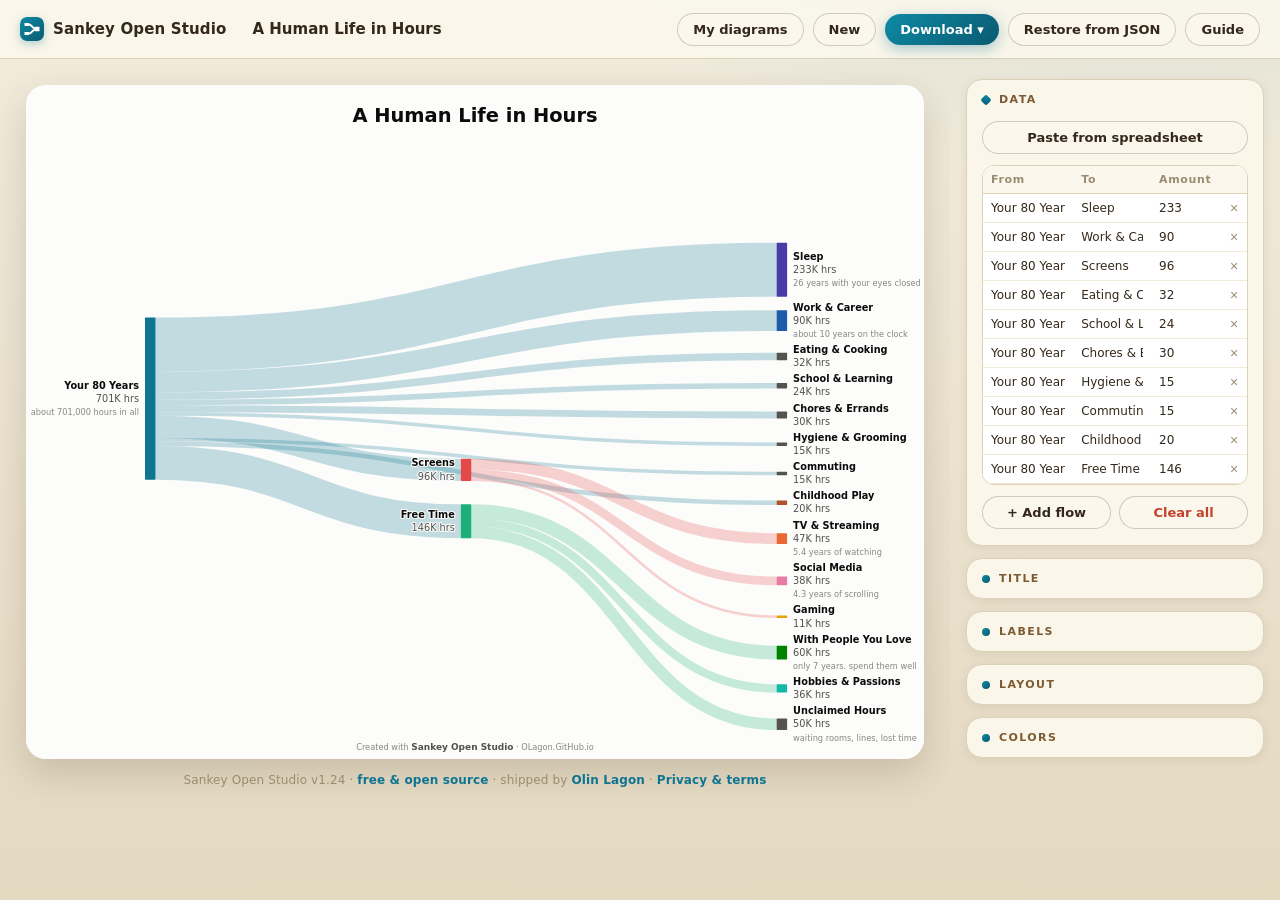
<file: index.html>
<!DOCTYPE html>
<html lang="en">
<head>
<meta charset="UTF-8">
<meta name="viewport" content="width=device-width, initial-scale=1.0">
<title>Sankey Open Studio</title>
<meta name="description" content="A free, open source sankey diagram builder. Runs entirely in your browser. No accounts, no servers, your data never leaves your computer.">
<link rel="stylesheet" href="style.css">
<!-- Google tag (gtag.js) — anonymous usage analytics only; diagram data never leaves the browser. See privacy.html -->
<script async src="https://www.googletagmanager.com/gtag/js?id=G-Y7K2NBKKDZ"></script>
<script>
  window.dataLayer = window.dataLayer || [];
  function gtag(){dataLayer.push(arguments);}
  gtag('js', new Date());
  gtag('config', 'G-Y7K2NBKKDZ');
</script>
<link rel="icon" href="data:image/svg+xml,%3Csvg xmlns='http://www.w3.org/2000/svg' viewBox='0 0 32 32'%3E%3Crect width='32' height='32' rx='6' fill='%230e7490'/%3E%3Cpath d='M6 8h6v4H6zM6 20h6v4H6zM20 13h6v6h-6z' fill='%23fff'/%3E%3Cpath d='M12 10c4 0 4 5 8 5M12 22c4 0 4-5 8-5' stroke='%23fff' stroke-width='2.5' fill='none'/%3E%3C/svg%3E">
</head>
<body>

<header class="topbar">
  <div class="brand" title="Sankey Open Studio">
    <svg width="24" height="24" viewBox="0 0 32 32" aria-hidden="true"><defs><linearGradient id="brandGrad" x1="0" y1="0" x2="1" y2="1"><stop offset="0" stop-color="#0e8aa5"/><stop offset="1" stop-color="#0a5a70"/></linearGradient></defs><rect width="32" height="32" rx="7" fill="url(#brandGrad)"/><path d="M6 8h6v4H6zM6 20h6v4H6zM20 13h6v6h-6z" fill="#fff"/><path d="M12 10c4 0 4 5 8 5M12 22c4 0 4-5 8-5" stroke="#fff" stroke-width="2.5" fill="none"/></svg>
    <span>Sankey Open Studio</span>
  </div>
  <input id="diagramName" class="name-input" type="text" aria-label="Diagram title" placeholder="Untitled diagram">
  <div class="topbar-actions">
    <button id="btnDiagrams" class="btn">My diagrams</button>
    <button id="btnNew" class="btn">New</button>
    <div class="menu-wrap">
      <button id="btnDownload" class="btn btn-primary" aria-haspopup="true" aria-expanded="false">Download &#9662;</button>
      <div class="menu" id="downloadMenu" hidden>
        <button data-export="svg">SVG image</button>
        <button data-export="png">PNG image</button>
        <button data-export="json">JSON backup</button>
      </div>
    </div>
    <label class="btn file-btn">Restore from JSON<input type="file" id="importFile" accept=".json,application/json"></label>
    <a class="btn" href="guide.html" target="_blank" rel="noopener">Guide</a>
  </div>
</header>

<main class="workspace">
  <section id="canvasWrap" class="canvas-wrap">
    <svg id="chart" role="img" aria-label="Sankey diagram"></svg>
    <div id="emptyHint" class="empty-hint" hidden>
      <p><strong>No data yet.</strong></p>
      <p>Use <em>Paste from spreadsheet</em> in the panel on the right,<br>or type flows into the table by hand.</p>
    </div>
    <div id="tooltip" class="tooltip" hidden></div>
    <p class="credit">Sankey Open Studio <span id="appVersion"></span> &middot; <a href="https://olagon.github.io/" target="_blank" rel="noopener">free &amp; open source</a> &middot; shipped by <a href="https://www.linkedin.com/in/olinlagon" target="_blank" rel="noopener">Olin Lagon</a> &middot; <a href="privacy.html" target="_blank" rel="noopener">Privacy &amp; terms</a></p>
  </section>

  <aside class="sidebar">

    <details class="panel" open>
      <summary>Data</summary>
      <div class="panel-body">
        <button id="btnPaste" class="btn btn-wide">Paste from spreadsheet</button>
        <div class="table-scroll">
          <table class="data-table" id="dataTable">
            <thead><tr><th>From</th><th>To</th><th>Amount</th><th></th></tr></thead>
            <tbody id="dataRows"></tbody>
          </table>
        </div>
        <div class="row-actions">
          <button id="btnAddRow" class="btn">+ Add flow</button>
          <button id="btnClearData" class="btn btn-danger-ghost">Clear all</button>
        </div>
      </div>
    </details>

    <details class="panel">
      <summary>Title</summary>
      <div class="panel-body">
        <label class="field checkbox"><input type="checkbox" id="setShowTitle"> Show title on the diagram</label>
        <label class="field">Title size <span id="titleSizeVal" class="val"></span>
          <input type="range" id="setTitleSize" min="14" max="48" step="1">
        </label>
        <div class="field">Title color
          <div class="swatches" id="tcSwatches"></div>
          <div class="swatch-row">
            <input type="color" id="setTitleColor" aria-label="Title color">
            <input type="text" id="tcHex" class="hex-input" placeholder="#0b0b0b" maxlength="7" spellcheck="false" aria-label="Title hex color">
          </div>
          <div class="recent-row" id="tcRecent" hidden>Recent <span class="swatches" id="tcRecentSwatches"></span></div>
        </div>
        <p class="hint">The title text is the diagram name at the top of the page.</p>
      </div>
    </details>

    <details class="panel">
      <summary>Labels</summary>
      <div class="panel-body">
        <label class="field">Font size <span id="fontSizeVal" class="val"></span>
          <input type="range" id="setFontSize" min="9" max="22" step="1">
        </label>
        <label class="field">Label position
          <select id="setLabelPos">
            <option value="outside">Outside the diagram</option>
            <option value="inside">Inside the diagram</option>
          </select>
        </label>
        <label class="field checkbox"><input type="checkbox" id="setShowValues"> Show amounts under labels</label>
        <label class="field checkbox"><input type="checkbox" id="setShowCredit"> Show "created with" credit in image</label>
        <label class="field">Decimal places
          <select id="setDecimals">
            <option value="auto">Auto</option>
            <option value="0">0</option>
            <option value="1">1</option>
            <option value="2">2</option>
          </select>
        </label>
        <div class="field-pair">
          <label class="field">Prefix <input type="text" id="setPrefix" placeholder="$" maxlength="6"></label>
          <label class="field">Suffix <input type="text" id="setSuffix" placeholder="M" maxlength="8"></label>
        </div>
      </div>
    </details>

    <details class="panel">
      <summary>Layout</summary>
      <div class="panel-body">
        <label class="field">Smart layout
          <select id="setLayoutMode">
            <option value="flow">Follow the flows (compact)</option>
            <option value="spread">Spread nodes evenly</option>
            <option value="sorted">Sort largest to smallest</option>
          </select>
        </label>
        <p class="hint">Picking a layout re-arranges everything fresh and clears dragged positions.</p>
        <label class="field">Canvas size
          <select id="setSize">
            <option value="720x450">Small (720 &times; 450)</option>
            <option value="960x600">Medium (960 &times; 600)</option>
            <option value="1200x750">Large (1200 &times; 750)</option>
            <option value="1440x900">Extra large (1440 &times; 900)</option>
          </select>
        </label>
        <label class="field">Node width <span id="nodeWidthVal" class="val"></span>
          <input type="range" id="setNodeWidth" min="4" max="40" step="1">
        </label>
        <label class="field">Node spacing <span id="nodePadVal" class="val"></span>
          <input type="range" id="setNodePad" min="4" max="60" step="1">
        </label>
        <label class="field">Flow opacity <span id="linkOpacityVal" class="val"></span>
          <input type="range" id="setLinkOpacity" min="0.1" max="1" step="0.05">
        </label>
        <label class="field">Combine small end nodes
          <select id="setGroupBelow">
            <option value="0">Off (show every node)</option>
            <option value="0.5">Below 0.5% of total</option>
            <option value="1">Below 1% of total</option>
            <option value="2">Below 2% of total</option>
            <option value="5">Below 5% of total</option>
          </select>
        </label>
        <p class="hint">Small sources or targets merge into an "Other Sources" or "Other Targets" node in the drawing. Your data table keeps every row.</p>
        <button id="btnResetLayout" class="btn btn-wide">Reset node positions</button>
        <p class="hint">Tip: drag any node on the diagram to move it.</p>
      </div>
    </details>

    <details class="panel">
      <summary>Colors</summary>
      <div class="panel-body">
        <div class="field">Color presets (click to color all nodes)
          <div class="palette-grid" id="paletteGrid"></div>
        </div>
        <div class="field">Default node color
          <div class="swatches" id="ncSwatches"></div>
          <div class="swatch-row">
            <input type="color" id="setNodeColor" aria-label="Default node color">
            <input type="text" id="ncHex" class="hex-input" placeholder="#55534f" maxlength="7" spellcheck="false" aria-label="Default node hex color">
          </div>
          <div class="recent-row" id="ncRecent" hidden>Recent <span class="swatches" id="ncRecentSwatches"></span></div>
        </div>
        <label class="field">Flow color
          <select id="setLinkColorMode">
            <option value="neutral">Neutral gray</option>
            <option value="source">Match source node</option>
            <option value="target">Match target node</option>
          </select>
        </label>
        <div class="row-actions">
          <button id="btnAutoColor" class="btn">Auto-color sources</button>
          <button id="btnResetColors" class="btn btn-danger-ghost">Reset colors</button>
        </div>
        <p class="hint">Click a node on the diagram to set its own color and text.</p>
      </div>
    </details>

  </aside>
</main>

<!-- My diagrams drawer -->
<div id="drawerBackdrop" class="backdrop" hidden></div>
<aside id="drawer" class="drawer" hidden aria-label="My diagrams">
  <div class="drawer-head">
    <h2>My diagrams</h2>
    <button id="btnCloseDrawer" class="btn icon-btn" aria-label="Close">&times;</button>
  </div>
  <p class="hint drawer-hint">Diagrams are saved in this browser automatically. Download a JSON backup to move one to another computer. New here? Read the <a href="guide.html" target="_blank" rel="noopener">how to guide</a>.</p>
  <ul id="diagramList" class="diagram-list"></ul>
  <button id="btnNewFromDrawer" class="btn btn-primary btn-wide">+ New diagram</button>
</aside>

<!-- Paste modal -->
<div id="pasteBackdrop" class="backdrop" hidden></div>
<div id="pasteModal" class="modal" hidden role="dialog" aria-label="Paste data">
  <div class="modal-head">
    <h2>Paste from a spreadsheet</h2>
    <button id="btnClosePaste" class="btn icon-btn" aria-label="Close">&times;</button>
  </div>
  <p class="hint">Copy three columns from Excel, Google Sheets, or a CSV file: <strong>From, To, Amount</strong>. A header row is fine, it will be skipped.</p>
  <textarea id="pasteArea" rows="10" spellcheck="false" placeholder="General Excise Tax&#9;State General Fund&#9;4930.4&#10;Individual Income Tax&#9;State General Fund&#9;2923.1&#10;State General Fund&#9;Public Schools&#9;2623.7"></textarea>
  <div class="modal-foot">
    <label class="field checkbox"><input type="radio" name="pasteMode" value="replace" checked> Replace current data</label>
    <label class="field checkbox"><input type="radio" name="pasteMode" value="append"> Add to current data</label>
    <button id="btnDoPaste" class="btn btn-primary">Import</button>
  </div>
</div>

<!-- Flow (link) editor popover -->
<div id="linkPopover" class="popover" hidden role="dialog" aria-label="Edit flow">
  <div class="popover-head">
    <strong id="lpTitle">Flow color</strong>
    <button id="btnCloseLinkPopover" class="btn icon-btn" aria-label="Close">&times;</button>
  </div>
  <div class="field">Color
    <div class="swatches" id="lpSwatches"></div>
    <div class="swatch-row">
      <input type="color" id="lpColor" aria-label="Custom flow color">
      <input type="text" id="lpHex" class="hex-input" placeholder="#0e7490" maxlength="7" spellcheck="false" aria-label="Hex color code">
    </div>
    <div class="recent-row" id="lpRecent" hidden>Recent <span class="swatches" id="lpRecentSwatches"></span></div>
  </div>
  <div class="row-actions">
    <button id="btnAutoLink" class="btn btn-danger-ghost">Automatic</button>
    <button id="btnDoneLinkPopover" class="btn btn-primary">Done</button>
  </div>
  <p class="hint">Automatic follows the Flow color setting in the Colors panel.</p>
</div>

<!-- Node editor popover -->
<div id="nodePopover" class="popover" hidden role="dialog" aria-label="Edit node">
  <div class="popover-head">
    <strong>Node settings</strong>
    <button id="btnClosePopover" class="btn icon-btn" aria-label="Close">&times;</button>
  </div>
  <label class="field">Display label (a | forces a line break)
    <input type="text" id="npLabel">
  </label>
  <div class="field">Color
    <div class="swatches" id="npSwatches"></div>
    <div class="swatch-row">
      <input type="color" id="npColor" aria-label="Custom color">
      <input type="text" id="npHex" class="hex-input" placeholder="#0e7490" maxlength="7" spellcheck="false" aria-label="Hex color code">
    </div>
    <div class="recent-row" id="npRecent" hidden>Recent <span class="swatches" id="npRecentSwatches"></span></div>
  </div>
  <label class="field">Second line (blank = amount)
    <input type="text" id="npLine2" placeholder="">
  </label>
  <label class="field">Third line (optional)
    <input type="text" id="npLine3" placeholder="e.g. up 4% from last year">
  </label>
  <div class="row-actions">
    <button id="btnResetNode" class="btn btn-danger-ghost">Reset node</button>
    <button id="btnDonePopover" class="btn btn-primary">Done</button>
  </div>
</div>

<script src="app.js"></script>
</body>
</html>
</file>
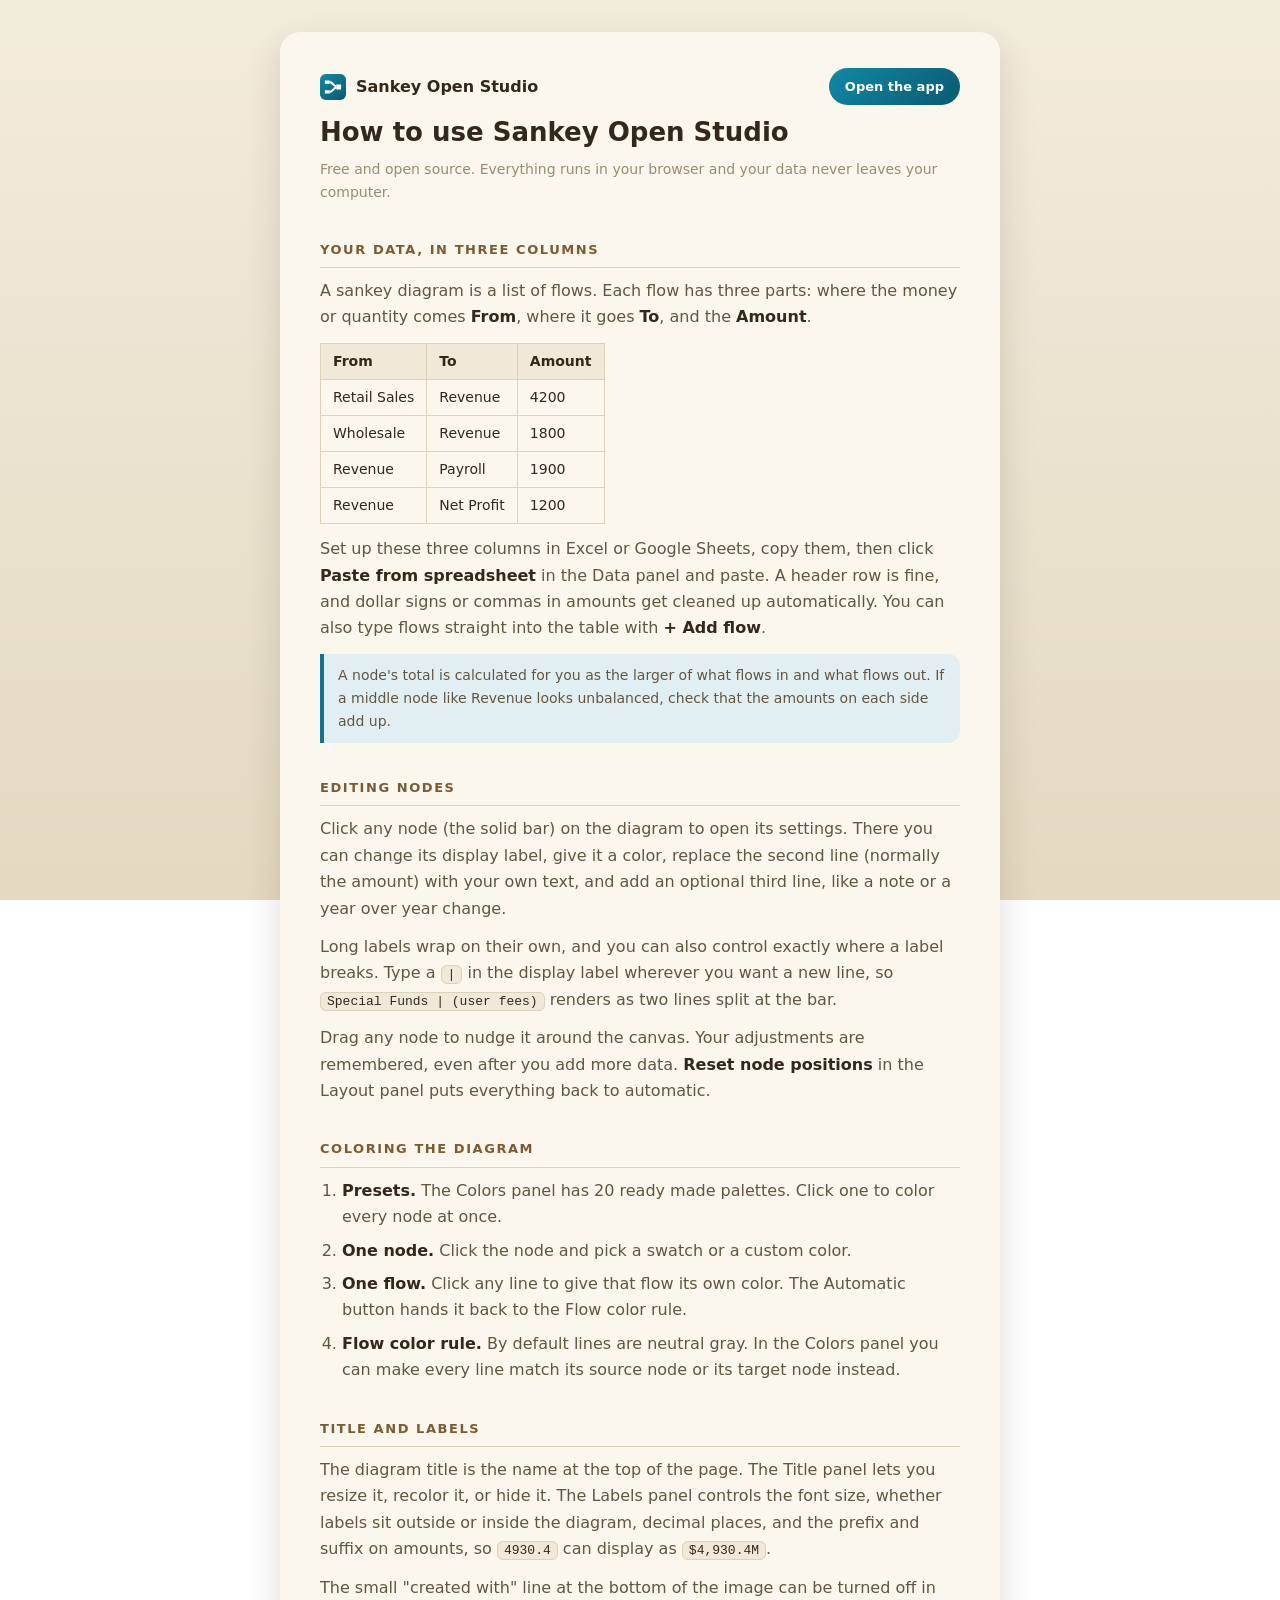
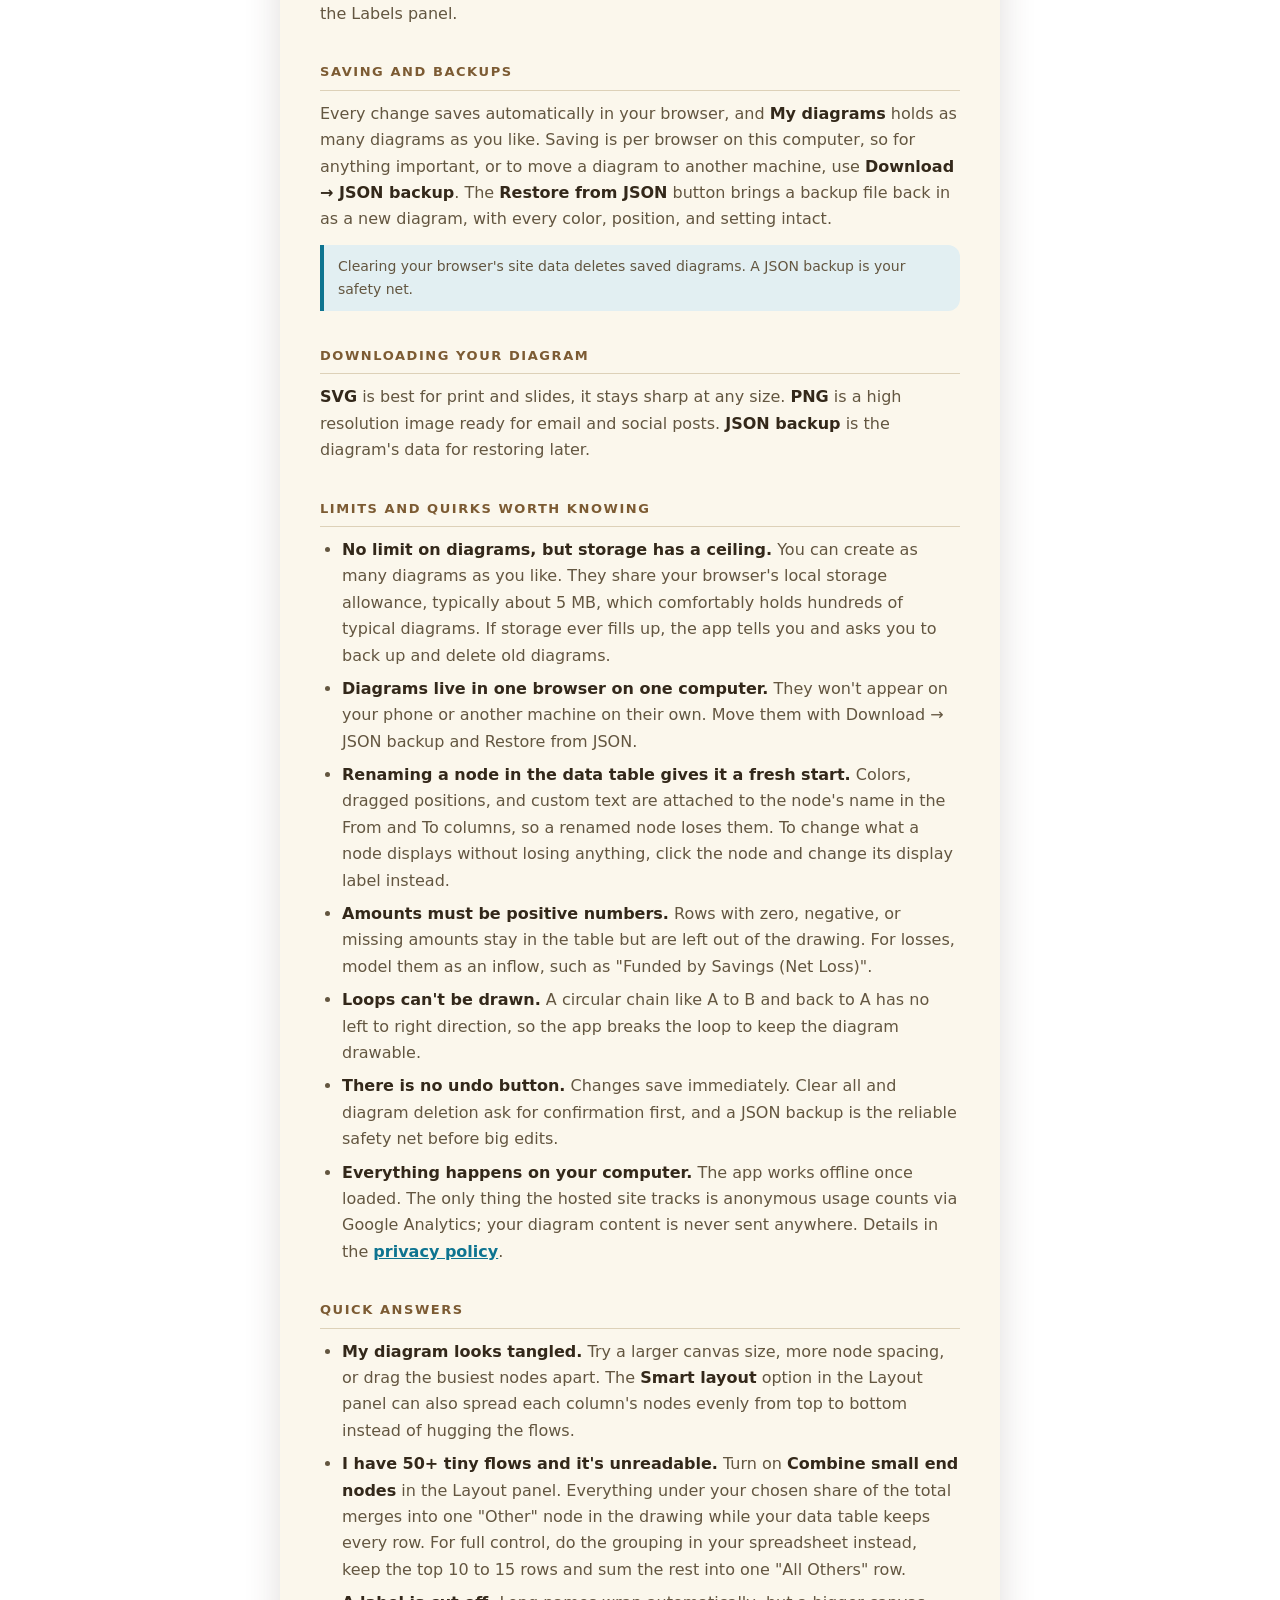
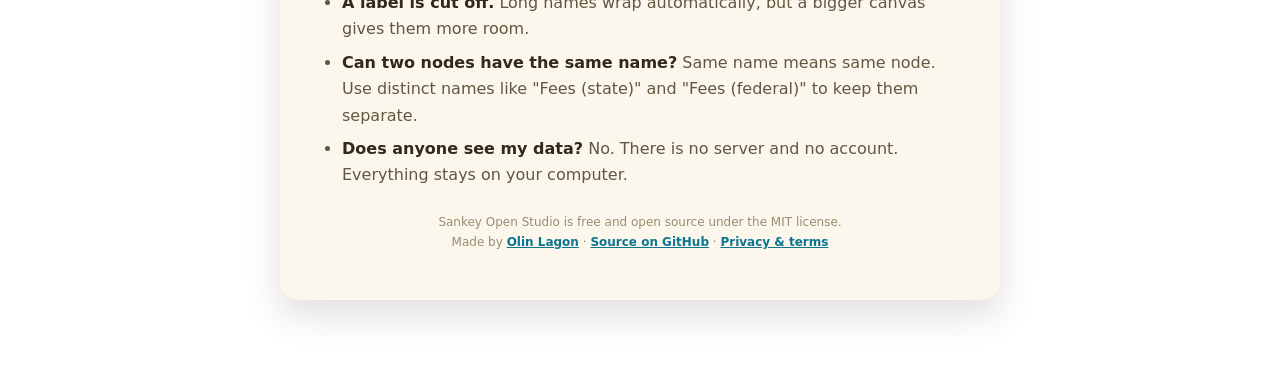
<file: guide.html>
<!DOCTYPE html>
<html lang="en">
<head>
<meta charset="UTF-8">
<meta name="viewport" content="width=device-width, initial-scale=1.0">
<title>How to use Sankey Open Studio</title>
<meta name="description" content="A simple guide to building sankey diagrams with Sankey Open Studio.">
<link rel="icon" href="data:image/svg+xml,%3Csvg xmlns='http://www.w3.org/2000/svg' viewBox='0 0 32 32'%3E%3Crect width='32' height='32' rx='6' fill='%230e7490'/%3E%3Cpath d='M6 8h6v4H6zM6 20h6v4H6zM20 13h6v6h-6z' fill='%23fff'/%3E%3Cpath d='M12 10c4 0 4 5 8 5M12 22c4 0 4-5 8-5' stroke='%23fff' stroke-width='2.5' fill='none'/%3E%3C/svg%3E">
<!-- Google tag (gtag.js) -->
<script async src="https://www.googletagmanager.com/gtag/js?id=G-Y7K2NBKKDZ"></script>
<script>
  window.dataLayer = window.dataLayer || [];
  function gtag(){dataLayer.push(arguments);}
  gtag('js', new Date());
  gtag('config', 'G-Y7K2NBKKDZ');
</script>
<style>
  :root {
    --page: #ede5d3;
    --surface: #fbf7ec;
    --ink: #33281a;
    --ink-2: #635640;
    --muted: #9a8c70;
    --accent: #0e7490;
    --accent-deep: #0a5a70;
    --hairline: #ddd1b8;
  }
  * { box-sizing: border-box; }
  body {
    margin: 0;
    font-family: system-ui, -apple-system, "Segoe UI", sans-serif;
    color: var(--ink);
    background: linear-gradient(180deg, #f2ecdd, #e4d9c1);
    background-attachment: fixed;
    line-height: 1.65;
  }
  .wrap { max-width: 760px; margin: 0 auto; padding: 32px 20px 80px; }
  .card {
    background: var(--surface);
    border-radius: 20px;
    box-shadow: 0 14px 36px rgba(61, 44, 30, 0.16);
    padding: 36px 40px;
  }
  @media (max-width: 600px) { .card { padding: 24px 20px; } }
  .top { display: flex; align-items: center; gap: 10px; margin-bottom: 4px; }
  .top a.back {
    margin-left: auto;
    font-size: 13px;
    font-weight: 700;
    color: #fff;
    background: linear-gradient(135deg, #0e8aa5, #0a5a70);
    text-decoration: none;
    padding: 8px 16px;
    border-radius: 999px;
  }
  h1 { font-size: 26px; margin: 6px 0 4px; }
  .sub { color: var(--muted); font-size: 14px; margin: 0 0 22px; }
  h2 {
    font-size: 13px;
    text-transform: uppercase;
    letter-spacing: 0.12em;
    color: #7c5b33;
    border-bottom: 1px solid var(--hairline);
    padding-bottom: 7px;
    margin: 34px 0 10px;
  }
  p { margin: 0 0 12px; color: var(--ink-2); }
  p strong, li strong { color: var(--ink); }
  ol, ul { margin: 0 0 12px; padding-left: 22px; color: var(--ink-2); }
  li { margin-bottom: 7px; }
  code {
    background: #f0e9d8;
    border: 1px solid var(--hairline);
    border-radius: 6px;
    padding: 1px 6px;
    font-size: 13px;
    color: var(--ink);
  }
  table { border-collapse: collapse; margin: 0 0 12px; font-size: 14px; }
  th, td { border: 1px solid var(--hairline); padding: 6px 12px; text-align: left; }
  th { background: #f0e9d8; }
  a { color: var(--accent); font-weight: 600; }
  .tip {
    background: #e2eff2;
    border-left: 4px solid var(--accent);
    border-radius: 0 12px 12px 0;
    padding: 10px 14px;
    margin: 0 0 12px;
    color: var(--ink-2);
    font-size: 14px;
  }
  .foot { text-align: center; color: var(--muted); font-size: 12px; margin-top: 24px; }
  .foot a { color: var(--accent); }
</style>
</head>
<body>
<div class="wrap">
  <div class="card">
    <div class="top">
      <svg width="26" height="26" viewBox="0 0 32 32" aria-hidden="true"><defs><linearGradient id="g" x1="0" y1="0" x2="1" y2="1"><stop offset="0" stop-color="#0e8aa5"/><stop offset="1" stop-color="#0a5a70"/></linearGradient></defs><rect width="32" height="32" rx="7" fill="url(#g)"/><path d="M6 8h6v4H6zM6 20h6v4H6zM20 13h6v6h-6z" fill="#fff"/><path d="M12 10c4 0 4 5 8 5M12 22c4 0 4-5 8-5" stroke="#fff" stroke-width="2.5" fill="none"/></svg>
      <strong>Sankey Open Studio</strong>
      <a class="back" href="index.html">Open the app</a>
    </div>
    <h1>How to use Sankey Open Studio</h1>
    <p class="sub">Free and open source. Everything runs in your browser and your data never leaves your computer.</p>

    <h2>Your data, in three columns</h2>
    <p>A sankey diagram is a list of flows. Each flow has three parts: where the money or quantity comes <strong>From</strong>, where it goes <strong>To</strong>, and the <strong>Amount</strong>.</p>
    <table>
      <tr><th>From</th><th>To</th><th>Amount</th></tr>
      <tr><td>Retail Sales</td><td>Revenue</td><td>4200</td></tr>
      <tr><td>Wholesale</td><td>Revenue</td><td>1800</td></tr>
      <tr><td>Revenue</td><td>Payroll</td><td>1900</td></tr>
      <tr><td>Revenue</td><td>Net Profit</td><td>1200</td></tr>
    </table>
    <p>Set up these three columns in Excel or Google Sheets, copy them, then click <strong>Paste from spreadsheet</strong> in the Data panel and paste. A header row is fine, and dollar signs or commas in amounts get cleaned up automatically. You can also type flows straight into the table with <strong>+ Add flow</strong>.</p>
    <div class="tip">A node's total is calculated for you as the larger of what flows in and what flows out. If a middle node like Revenue looks unbalanced, check that the amounts on each side add up.</div>

    <h2>Editing nodes</h2>
    <p>Click any node (the solid bar) on the diagram to open its settings. There you can change its display label, give it a color, replace the second line (normally the amount) with your own text, and add an optional third line, like a note or a year over year change.</p>
    <p>Long labels wrap on their own, and you can also control exactly where a label breaks. Type a <code>|</code> in the display label wherever you want a new line, so <code>Special Funds | (user fees)</code> renders as two lines split at the bar.</p>
    <p>Drag any node to nudge it around the canvas. Your adjustments are remembered, even after you add more data. <strong>Reset node positions</strong> in the Layout panel puts everything back to automatic.</p>

    <h2>Coloring the diagram</h2>
    <ol>
      <li><strong>Presets.</strong> The Colors panel has 20 ready made palettes. Click one to color every node at once.</li>
      <li><strong>One node.</strong> Click the node and pick a swatch or a custom color.</li>
      <li><strong>One flow.</strong> Click any line to give that flow its own color. The Automatic button hands it back to the Flow color rule.</li>
      <li><strong>Flow color rule.</strong> By default lines are neutral gray. In the Colors panel you can make every line match its source node or its target node instead.</li>
    </ol>

    <h2>Title and labels</h2>
    <p>The diagram title is the name at the top of the page. The Title panel lets you resize it, recolor it, or hide it. The Labels panel controls the font size, whether labels sit outside or inside the diagram, decimal places, and the prefix and suffix on amounts, so <code>4930.4</code> can display as <code>$4,930.4M</code>.</p>
    <p>The small "created with" line at the bottom of the image can be turned off in the Labels panel.</p>

    <h2>Saving and backups</h2>
    <p>Every change saves automatically in your browser, and <strong>My diagrams</strong> holds as many diagrams as you like. Saving is per browser on this computer, so for anything important, or to move a diagram to another machine, use <strong>Download → JSON backup</strong>. The <strong>Restore from JSON</strong> button brings a backup file back in as a new diagram, with every color, position, and setting intact.</p>
    <div class="tip">Clearing your browser's site data deletes saved diagrams. A JSON backup is your safety net.</div>

    <h2>Downloading your diagram</h2>
    <p><strong>SVG</strong> is best for print and slides, it stays sharp at any size. <strong>PNG</strong> is a high resolution image ready for email and social posts. <strong>JSON backup</strong> is the diagram's data for restoring later.</p>

    <h2>Limits and quirks worth knowing</h2>
    <ul>
      <li><strong>No limit on diagrams, but storage has a ceiling.</strong> You can create as many diagrams as you like. They share your browser's local storage allowance, typically about 5 MB, which comfortably holds hundreds of typical diagrams. If storage ever fills up, the app tells you and asks you to back up and delete old diagrams.</li>
      <li><strong>Diagrams live in one browser on one computer.</strong> They won't appear on your phone or another machine on their own. Move them with Download → JSON backup and Restore from JSON.</li>
      <li><strong>Renaming a node in the data table gives it a fresh start.</strong> Colors, dragged positions, and custom text are attached to the node's name in the From and To columns, so a renamed node loses them. To change what a node displays without losing anything, click the node and change its display label instead.</li>
      <li><strong>Amounts must be positive numbers.</strong> Rows with zero, negative, or missing amounts stay in the table but are left out of the drawing. For losses, model them as an inflow, such as "Funded by Savings (Net Loss)".</li>
      <li><strong>Loops can't be drawn.</strong> A circular chain like A to B and back to A has no left to right direction, so the app breaks the loop to keep the diagram drawable.</li>
      <li><strong>There is no undo button.</strong> Changes save immediately. Clear all and diagram deletion ask for confirmation first, and a JSON backup is the reliable safety net before big edits.</li>
      <li><strong>Everything happens on your computer.</strong> The app works offline once loaded. The only thing the hosted site tracks is anonymous usage counts via Google Analytics; your diagram content is never sent anywhere. Details in the <a href="privacy.html">privacy policy</a>.</li>
    </ul>

    <h2>Quick answers</h2>
    <ul>
      <li><strong>My diagram looks tangled.</strong> Try a larger canvas size, more node spacing, or drag the busiest nodes apart. The <strong>Smart layout</strong> option in the Layout panel can also spread each column's nodes evenly from top to bottom instead of hugging the flows.</li>
      <li><strong>I have 50+ tiny flows and it's unreadable.</strong> Turn on <strong>Combine small end nodes</strong> in the Layout panel. Everything under your chosen share of the total merges into one "Other" node in the drawing while your data table keeps every row. For full control, do the grouping in your spreadsheet instead, keep the top 10 to 15 rows and sum the rest into one "All Others" row.</li>
      <li><strong>A label is cut off.</strong> Long names wrap automatically, but a bigger canvas gives them more room.</li>
      <li><strong>Can two nodes have the same name?</strong> Same name means same node. Use distinct names like "Fees (state)" and "Fees (federal)" to keep them separate.</li>
      <li><strong>Does anyone see my data?</strong> No. There is no server and no account. Everything stays on your computer.</li>
    </ul>

    <p class="foot">Sankey Open Studio is free and open source under the MIT license.<br>Made by <a href="https://www.linkedin.com/in/olinlagon" target="_blank" rel="noopener">Olin Lagon</a> · <a href="https://github.com/olagon/sankey_open_studio" target="_blank" rel="noopener">Source on GitHub</a> · <a href="privacy.html">Privacy &amp; terms</a></p>
  </div>
</div>
</body>
</html>
</file>
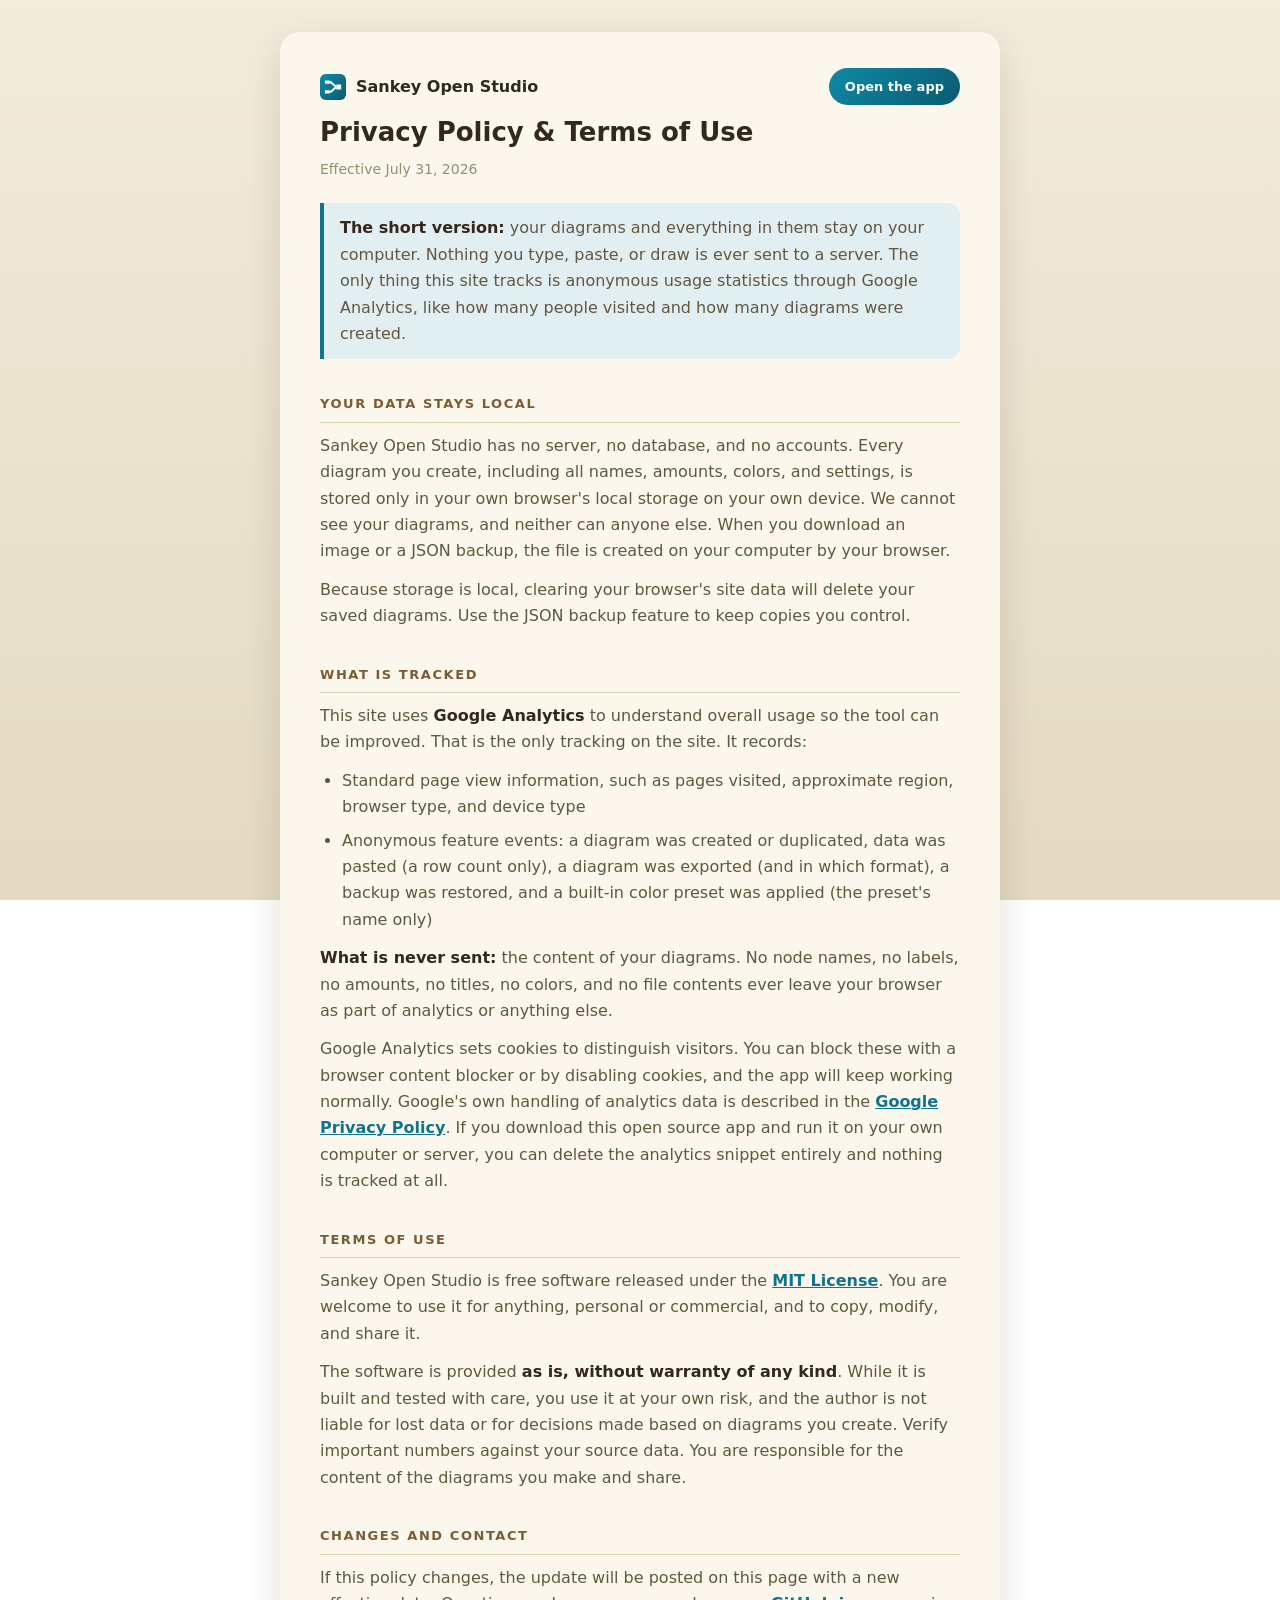
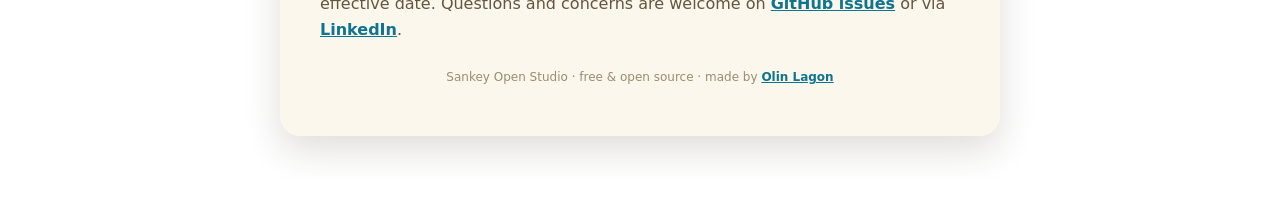
<file: privacy.html>
<!DOCTYPE html>
<html lang="en">
<head>
<meta charset="UTF-8">
<meta name="viewport" content="width=device-width, initial-scale=1.0">
<title>Privacy &amp; Terms — Sankey Open Studio</title>
<meta name="description" content="Privacy policy and terms of use for Sankey Open Studio. Your diagram data stays on your computer.">
<link rel="icon" href="data:image/svg+xml,%3Csvg xmlns='http://www.w3.org/2000/svg' viewBox='0 0 32 32'%3E%3Crect width='32' height='32' rx='6' fill='%230e7490'/%3E%3Cpath d='M6 8h6v4H6zM6 20h6v4H6zM20 13h6v6h-6z' fill='%23fff'/%3E%3Cpath d='M12 10c4 0 4 5 8 5M12 22c4 0 4-5 8-5' stroke='%23fff' stroke-width='2.5' fill='none'/%3E%3C/svg%3E">
<!-- Google tag (gtag.js) -->
<script async src="https://www.googletagmanager.com/gtag/js?id=G-Y7K2NBKKDZ"></script>
<script>
  window.dataLayer = window.dataLayer || [];
  function gtag(){dataLayer.push(arguments);}
  gtag('js', new Date());
  gtag('config', 'G-Y7K2NBKKDZ');
</script>
<style>
  :root {
    --page: #ede5d3;
    --surface: #fbf7ec;
    --ink: #33281a;
    --ink-2: #635640;
    --muted: #9a8c70;
    --accent: #0e7490;
    --hairline: #ddd1b8;
  }
  * { box-sizing: border-box; }
  body {
    margin: 0;
    font-family: system-ui, -apple-system, "Segoe UI", sans-serif;
    color: var(--ink);
    background: linear-gradient(180deg, #f2ecdd, #e4d9c1);
    background-attachment: fixed;
    line-height: 1.65;
  }
  .wrap { max-width: 760px; margin: 0 auto; padding: 32px 20px 80px; }
  .card {
    background: var(--surface);
    border-radius: 20px;
    box-shadow: 0 14px 36px rgba(61, 44, 30, 0.16);
    padding: 36px 40px;
  }
  @media (max-width: 600px) { .card { padding: 24px 20px; } }
  .top { display: flex; align-items: center; gap: 10px; margin-bottom: 4px; }
  .top a.back {
    margin-left: auto;
    font-size: 13px;
    font-weight: 700;
    color: #fff;
    background: linear-gradient(135deg, #0e8aa5, #0a5a70);
    text-decoration: none;
    padding: 8px 16px;
    border-radius: 999px;
  }
  h1 { font-size: 26px; margin: 6px 0 4px; }
  .sub { color: var(--muted); font-size: 14px; margin: 0 0 22px; }
  h2 {
    font-size: 13px;
    text-transform: uppercase;
    letter-spacing: 0.12em;
    color: #7c5b33;
    border-bottom: 1px solid var(--hairline);
    padding-bottom: 7px;
    margin: 34px 0 10px;
  }
  p { margin: 0 0 12px; color: var(--ink-2); }
  p strong, li strong { color: var(--ink); }
  ul { margin: 0 0 12px; padding-left: 22px; color: var(--ink-2); }
  li { margin-bottom: 7px; }
  a { color: var(--accent); font-weight: 600; }
  .highlight {
    background: #e2eff2;
    border-left: 4px solid var(--accent);
    border-radius: 0 12px 12px 0;
    padding: 12px 16px;
    margin: 0 0 12px;
    color: var(--ink-2);
  }
  .highlight strong { color: var(--ink); }
  .foot { text-align: center; color: var(--muted); font-size: 12px; margin-top: 24px; }
</style>
</head>
<body>
<div class="wrap">
  <div class="card">
    <div class="top">
      <svg width="26" height="26" viewBox="0 0 32 32" aria-hidden="true"><defs><linearGradient id="g" x1="0" y1="0" x2="1" y2="1"><stop offset="0" stop-color="#0e8aa5"/><stop offset="1" stop-color="#0a5a70"/></linearGradient></defs><rect width="32" height="32" rx="7" fill="url(#g)"/><path d="M6 8h6v4H6zM6 20h6v4H6zM20 13h6v6h-6z" fill="#fff"/><path d="M12 10c4 0 4 5 8 5M12 22c4 0 4-5 8-5" stroke="#fff" stroke-width="2.5" fill="none"/></svg>
      <strong>Sankey Open Studio</strong>
      <a class="back" href="index.html">Open the app</a>
    </div>
    <h1>Privacy Policy &amp; Terms of Use</h1>
    <p class="sub">Effective July 31, 2026</p>

    <div class="highlight">
      <strong>The short version:</strong> your diagrams and everything in them stay on your computer. Nothing you type, paste, or draw is ever sent to a server. The only thing this site tracks is anonymous usage statistics through Google Analytics, like how many people visited and how many diagrams were created.
    </div>

    <h2>Your data stays local</h2>
    <p>Sankey Open Studio has no server, no database, and no accounts. Every diagram you create, including all names, amounts, colors, and settings, is stored only in your own browser's local storage on your own device. We cannot see your diagrams, and neither can anyone else. When you download an image or a JSON backup, the file is created on your computer by your browser.</p>
    <p>Because storage is local, clearing your browser's site data will delete your saved diagrams. Use the JSON backup feature to keep copies you control.</p>

    <h2>What is tracked</h2>
    <p>This site uses <strong>Google Analytics</strong> to understand overall usage so the tool can be improved. That is the only tracking on the site. It records:</p>
    <ul>
      <li>Standard page view information, such as pages visited, approximate region, browser type, and device type</li>
      <li>Anonymous feature events: a diagram was created or duplicated, data was pasted (a row count only), a diagram was exported (and in which format), a backup was restored, and a built-in color preset was applied (the preset's name only)</li>
    </ul>
    <p><strong>What is never sent:</strong> the content of your diagrams. No node names, no labels, no amounts, no titles, no colors, and no file contents ever leave your browser as part of analytics or anything else.</p>
    <p>Google Analytics sets cookies to distinguish visitors. You can block these with a browser content blocker or by disabling cookies, and the app will keep working normally. Google's own handling of analytics data is described in the <a href="https://policies.google.com/privacy" target="_blank" rel="noopener">Google Privacy Policy</a>. If you download this open source app and run it on your own computer or server, you can delete the analytics snippet entirely and nothing is tracked at all.</p>

    <h2>Terms of use</h2>
    <p>Sankey Open Studio is free software released under the <a href="https://github.com/olagon/sankey_open_studio/blob/main/LICENSE" target="_blank" rel="noopener">MIT License</a>. You are welcome to use it for anything, personal or commercial, and to copy, modify, and share it.</p>
    <p>The software is provided <strong>as is, without warranty of any kind</strong>. While it is built and tested with care, you use it at your own risk, and the author is not liable for lost data or for decisions made based on diagrams you create. Verify important numbers against your source data. You are responsible for the content of the diagrams you make and share.</p>

    <h2>Changes and contact</h2>
    <p>If this policy changes, the update will be posted on this page with a new effective date. Questions and concerns are welcome on <a href="https://github.com/olagon/sankey_open_studio/issues" target="_blank" rel="noopener">GitHub issues</a> or via <a href="https://www.linkedin.com/in/olinlagon" target="_blank" rel="noopener">LinkedIn</a>.</p>

    <p class="foot">Sankey Open Studio · free &amp; open source · made by <a href="https://www.linkedin.com/in/olinlagon" target="_blank" rel="noopener">Olin Lagon</a></p>
  </div>
</div>
</body>
</html>
</file>
<file: style.css>
/* Sankey Open Studio — open source, MIT licensed
   Theme: "Shoreline" — warm sand, ocean teal, soft rounded forms. */

:root {
  --page: #ede5d3;
  --page-deep: #e4d9c1;
  --surface: #fbf7ec;
  --card: #faf6ea;
  --paper: #fcfcfb;              /* diagram canvas, matches exports */
  --hairline: #ddd1b8;
  --border: rgba(61, 44, 30, 0.22);
  --ink: #33281a;
  --ink-2: #635640;
  --muted: #9a8c70;
  --accent: #0e7490;
  --accent-deep: #0a5a70;
  --accent-wash: #e2eff2;
  --grad: linear-gradient(135deg, #0e8aa5, #0a5a70);
  --danger: #c0442c;
  --radius: 12px;
  --radius-lg: 20px;
  --shadow: 0 14px 36px rgba(61, 44, 30, 0.18);
  --shadow-soft: 0 2px 10px rgba(61, 44, 30, 0.08);
  --font: system-ui, -apple-system, "Segoe UI", sans-serif;
}

* { box-sizing: border-box; }

[hidden] { display: none !important; }

html, body {
  margin: 0;
  height: 100%;
  font-family: var(--font);
  color: var(--ink);
  background:
    radial-gradient(1000px 420px at 90% -8%, rgba(14, 116, 144, 0.09), transparent 60%),
    linear-gradient(180deg, #f2ecdd, var(--page-deep));
  background-attachment: fixed;
}

body { display: flex; flex-direction: column; }

::selection { background: rgba(14, 116, 144, 0.25); }

/* ---------- Top bar ---------- */

.topbar {
  display: flex;
  align-items: center;
  gap: 13px;
  padding: 11px 20px;
  background: rgba(251, 247, 236, 0.88);
  backdrop-filter: blur(8px);
  border-bottom: 1px solid var(--hairline);
  flex-wrap: wrap;
  position: sticky;
  top: 0;
  z-index: 30;
}

.brand {
  display: flex;
  align-items: center;
  gap: 9px;
  font-weight: 800;
  font-size: 15px;
  letter-spacing: 0.01em;
  white-space: nowrap;
}
.brand svg { border-radius: 7px; box-shadow: 0 3px 10px rgba(14, 116, 144, 0.3); }

.name-input {
  flex: 1;
  min-width: 160px;
  max-width: 440px;
  font: inherit;
  font-size: 15px;
  font-weight: 600;
  padding: 8px 12px;
  border: 1px solid transparent;
  border-radius: 999px;
  background: transparent;
  color: var(--ink);
}
.name-input::placeholder { color: var(--muted); }
.name-input:hover { border-color: var(--hairline); background: var(--surface); }
.name-input:focus { outline: none; border-color: var(--accent); background: #fff; }

.topbar-actions { display: flex; align-items: center; gap: 9px; margin-left: auto; flex-wrap: wrap; }

/* ---------- Buttons ---------- */

.btn {
  font: inherit;
  font-size: 13px;
  font-weight: 600;
  color: var(--ink);
  background: var(--surface);
  border: 1px solid var(--border);
  border-radius: 999px;
  padding: 8px 15px;
  cursor: pointer;
  transition: background 0.12s, border-color 0.12s, transform 0.05s;
  text-decoration: none;
  display: inline-block;
}
.btn:hover { background: #f0e8d5; border-color: rgba(61, 44, 30, 0.35); }
.btn:active { transform: translateY(1px); }
.btn:focus-visible { outline: 2px solid var(--accent); outline-offset: 2px; }

.btn-primary {
  background: var(--grad);
  border: none;
  color: #fff;
  box-shadow: 0 4px 14px rgba(14, 116, 144, 0.35);
}
.btn-primary:hover { filter: brightness(1.1); background: var(--grad); }

.btn-danger-ghost { color: var(--danger); }
.btn-danger-ghost:hover { background: #f7e5df; border-color: rgba(192, 68, 44, 0.4); }

.btn-wide { width: 100%; }

.icon-btn {
  padding: 2px 10px;
  font-size: 18px;
  line-height: 1.2;
  border: none;
  background: transparent;
  border-radius: 999px;
  color: inherit;
  cursor: pointer;
}
.icon-btn:hover { background: #efe7d4; }

.file-btn { position: relative; overflow: hidden; }
.file-btn input { position: absolute; inset: 0; opacity: 0; cursor: pointer; }

/* ---------- Menus ---------- */

.menu-wrap { position: relative; }
.menu {
  position: absolute;
  right: 0;
  top: calc(100% + 6px);
  background: var(--surface);
  border: 1px solid var(--hairline);
  border-radius: 14px;
  box-shadow: var(--shadow);
  min-width: 160px;
  z-index: 40;
  padding: 5px;
}
.menu button {
  display: block;
  width: 100%;
  text-align: left;
  font: inherit;
  font-size: 13px;
  color: var(--ink);
  background: none;
  border: none;
  padding: 9px 12px;
  border-radius: 9px;
  cursor: pointer;
}
.menu button:hover { background: var(--accent-wash); }

/* ---------- Workspace ---------- */

.workspace {
  flex: 1;
  display: flex;
  min-height: 0;
}

.canvas-wrap {
  flex: 1;
  min-width: 0;
  overflow: auto;
  padding: 26px;
  position: relative;
  display: flex;
  flex-direction: column;
  align-items: center;
}

#chart {
  background: var(--paper);
  border-radius: var(--radius-lg);
  box-shadow: var(--shadow);
  max-width: 100%;
  height: auto;
  display: block;
}

.credit {
  font-size: 12px;
  color: var(--muted);
  margin: 14px 0 0;
  letter-spacing: 0.01em;
}
.credit a { color: var(--accent); text-decoration: none; font-weight: 700; }
.credit a:hover { text-decoration: underline; }

.empty-hint {
  position: absolute;
  top: 40%;
  left: 50%;
  transform: translate(-50%, -50%);
  text-align: center;
  color: var(--ink-2);
  font-size: 14px;
  pointer-events: none;
}

/* ---------- Sidebar ---------- */

.sidebar {
  width: 330px;
  flex-shrink: 0;
  overflow-y: auto;
  padding: 20px 16px 30px;
  display: flex;
  flex-direction: column;
  gap: 12px;
}

.panel {
  background: var(--card);
  border: 1px solid var(--hairline);
  border-radius: 16px;
  box-shadow: var(--shadow-soft);
  overflow: hidden;
  flex-shrink: 0; /* never compress panels; let the sidebar scroll instead */
}
.panel summary {
  cursor: pointer;
  font-weight: 700;
  font-size: 11px;
  letter-spacing: 0.13em;
  text-transform: uppercase;
  color: #7c5b33;
  padding: 13px 15px;
  list-style: none;
  user-select: none;
  display: flex;
  align-items: center;
  gap: 9px;
}
.panel summary::-webkit-details-marker { display: none; }
.panel summary::before {
  content: "";
  width: 8px;
  height: 8px;
  border-radius: 50%;
  background: var(--grad);
  transition: border-radius 0.18s, transform 0.18s;
  flex-shrink: 0;
}
.panel[open] summary::before { border-radius: 2px; transform: rotate(45deg); }
.panel summary:hover { color: var(--ink); }
.panel-body { padding: 2px 15px 16px; display: flex; flex-direction: column; gap: 11px; }

.field { display: flex; flex-direction: column; gap: 5px; font-size: 12px; font-weight: 600; color: var(--ink-2); }
.field input[type="text"], .field select {
  font: inherit;
  font-size: 13px;
  font-weight: 400;
  color: var(--ink);
  padding: 8px 10px;
  border: 1px solid var(--border);
  border-radius: 10px;
  background: #fff;
  width: 100%;
  min-width: 0;
}
.field input[type="text"]:focus, .field select:focus, textarea:focus { outline: 2px solid var(--accent); outline-offset: -1px; }
.field input[type="range"] { width: 100%; accent-color: var(--accent); }
.field input[type="color"] {
  width: 46px;
  height: 32px;
  padding: 2px;
  border: 1px solid var(--border);
  border-radius: 10px;
  background: #fff;
  cursor: pointer;
}
.field.checkbox { flex-direction: row; align-items: center; gap: 8px; font-weight: 400; font-size: 13px; color: var(--ink); }
.field.checkbox input { accent-color: var(--accent); }
.field-pair { display: flex; gap: 8px; }
.field-pair .field { flex: 1; min-width: 0; }

.palette-grid {
  display: grid;
  grid-template-columns: repeat(4, 1fr);
  gap: 7px;
  margin-top: 4px;
}
.preset {
  display: flex;
  height: 24px;
  border-radius: 7px;
  overflow: hidden;
  border: 1px solid var(--border);
  cursor: pointer;
  padding: 0;
  background: none;
  transition: transform 0.1s, box-shadow 0.1s;
}
.preset span { flex: 1; }
.preset:hover { transform: scale(1.07); box-shadow: 0 2px 8px rgba(61, 44, 30, 0.25); }
.preset:focus-visible { outline: 2px solid var(--accent); outline-offset: 2px; }
.val { color: var(--muted); font-weight: 400; }

.hint { font-size: 12px; color: var(--muted); margin: 0; line-height: 1.5; }
.hint a { color: var(--accent); font-weight: 600; }

.row-actions { display: flex; gap: 8px; }
.row-actions .btn { flex: 1; }

/* ---------- Data table ---------- */

.table-scroll {
  max-height: 320px;
  overflow-y: auto;
  border: 1px solid var(--hairline);
  border-radius: 12px;
  background: #fff;
}

.data-table { width: 100%; border-collapse: collapse; font-size: 12px; }
.data-table th {
  text-align: left;
  font-weight: 700;
  font-size: 11px;
  letter-spacing: 0.06em;
  color: var(--muted);
  padding: 7px 8px;
  border-bottom: 1px solid var(--hairline);
  position: sticky;
  top: 0;
  background: var(--surface);
  z-index: 1;
}
.data-table td { border-bottom: 1px solid #f0ead9; padding: 0; }
.data-table input {
  width: 100%;
  font: inherit;
  font-size: 12px;
  border: none;
  padding: 7px 8px;
  background: transparent;
  color: var(--ink);
}
.data-table input:focus { outline: 2px solid var(--accent); outline-offset: -2px; border-radius: 6px; }
.data-table .amount-cell { width: 70px; }
.data-table .del-cell { width: 26px; text-align: center; }
.del-row {
  border: none;
  background: none;
  color: var(--muted);
  cursor: pointer;
  font-size: 14px;
  padding: 2px 6px;
}
.del-row:hover { color: var(--danger); }

/* ---------- Drawer ---------- */

.backdrop {
  position: fixed;
  inset: 0;
  background: rgba(51, 40, 26, 0.4);
  backdrop-filter: blur(2px);
  z-index: 50;
}

.drawer {
  position: fixed;
  top: 0;
  left: 0;
  bottom: 0;
  width: 350px;
  max-width: 92vw;
  background: var(--surface);
  z-index: 60;
  box-shadow: var(--shadow);
  border-right: 1px solid var(--hairline);
  padding: 16px;
  display: flex;
  flex-direction: column;
  gap: 10px;
}
.drawer-head { display: flex; align-items: center; justify-content: space-between; }
.drawer-head h2 { margin: 0; font-size: 16px; }
.drawer-hint { flex-shrink: 0; }

.diagram-list { list-style: none; margin: 0; padding: 0; overflow-y: auto; flex: 1; }
.diagram-list li {
  display: flex;
  align-items: center;
  gap: 6px;
  padding: 10px 10px;
  border-radius: 14px;
  border: 1px solid transparent;
}
.diagram-list li:hover { background: #f2ecdc; }
.diagram-list li.current { border-color: var(--accent); background: var(--accent-wash); }
.diagram-list .d-name { flex: 1; min-width: 0; cursor: pointer; }
.diagram-list .d-name strong { display: block; font-size: 13px; overflow: hidden; text-overflow: ellipsis; white-space: nowrap; }
.diagram-list .d-name small { color: var(--muted); font-size: 11px; }
.diagram-list .btn { padding: 5px 12px; font-size: 12px; }

/* ---------- Modal ---------- */

.modal {
  position: fixed;
  top: 50%;
  left: 50%;
  transform: translate(-50%, -50%);
  width: 560px;
  max-width: 94vw;
  background: var(--surface);
  border: 1px solid var(--hairline);
  border-radius: var(--radius-lg);
  box-shadow: var(--shadow);
  z-index: 60;
  padding: 18px;
  display: flex;
  flex-direction: column;
  gap: 12px;
}
.modal-head { display: flex; align-items: center; justify-content: space-between; }
.modal-head h2 { margin: 0; font-size: 16px; }
.modal textarea {
  font-family: ui-monospace, SFMono-Regular, Menlo, Consolas, monospace;
  font-size: 12px;
  color: var(--ink);
  background: #fff;
  border: 1px solid var(--border);
  border-radius: 12px;
  padding: 10px;
  resize: vertical;
  white-space: pre;
}
.modal textarea::placeholder { color: var(--muted); }
.modal-foot { display: flex; align-items: center; gap: 14px; flex-wrap: wrap; }
.modal-foot .btn-primary { margin-left: auto; }

/* ---------- Node popover ---------- */

.popover {
  position: absolute;
  width: 285px;
  background: var(--surface);
  border-radius: var(--radius-lg);
  box-shadow: var(--shadow);
  border: 1px solid var(--hairline);
  z-index: 45;
  padding: 14px;
  display: flex;
  flex-direction: column;
  gap: 11px;
}
.popover-head { display: flex; align-items: center; justify-content: space-between; font-size: 14px; }

.swatches { display: flex; flex-wrap: wrap; gap: 6px; margin-top: 4px; }
.swatch-row { display: flex; align-items: center; gap: 8px; margin-top: 6px; }
.hex-input {
  font-family: ui-monospace, SFMono-Regular, Menlo, Consolas, monospace;
  font-size: 12px;
  width: 94px;
  padding: 7px 8px;
  border: 1px solid var(--border);
  border-radius: 8px;
  background: #fff;
  color: var(--ink);
}
.hex-input:focus { outline: 2px solid var(--accent); outline-offset: -1px; }
.recent-row {
  display: flex;
  align-items: center;
  gap: 8px;
  font-size: 11px;
  font-weight: 600;
  color: var(--muted);
  margin-top: 6px;
}
.recent-row .swatches { margin-top: 0; }
.swatch {
  width: 23px;
  height: 23px;
  border-radius: 50%;
  border: 1px solid var(--border);
  cursor: pointer;
  padding: 0;
  transition: transform 0.1s;
}
.swatch:hover { transform: scale(1.12); }
.swatch.selected { outline: 2px solid var(--accent); outline-offset: 1px; }

/* ---------- SVG diagram ---------- */

#chart .node-rect { cursor: grab; }
#chart .node-rect:active { cursor: grabbing; }
#chart .link { fill: none; transition: stroke-opacity 0.1s; }
#chart text { font-family: var(--font); }

.tooltip {
  position: fixed;
  background: #2a2114;
  color: #faf6ea;
  font-size: 12px;
  padding: 6px 10px;
  border-radius: 10px;
  pointer-events: none;
  z-index: 70;
  max-width: 280px;
  line-height: 1.4;
  box-shadow: 0 6px 20px rgba(51, 40, 26, 0.35);
}

/* ---------- Scrollbars (WebKit) ---------- */

.sidebar::-webkit-scrollbar, .table-scroll::-webkit-scrollbar, .diagram-list::-webkit-scrollbar { width: 9px; }
.sidebar::-webkit-scrollbar-thumb, .table-scroll::-webkit-scrollbar-thumb, .diagram-list::-webkit-scrollbar-thumb {
  background: rgba(61, 44, 30, 0.2);
  border-radius: 8px;
}

/* ---------- Small screens ---------- */

@media (max-width: 860px) {
  .workspace { flex-direction: column; }
  .sidebar { width: 100%; }
  .canvas-wrap { padding: 12px; }
}
</file>
